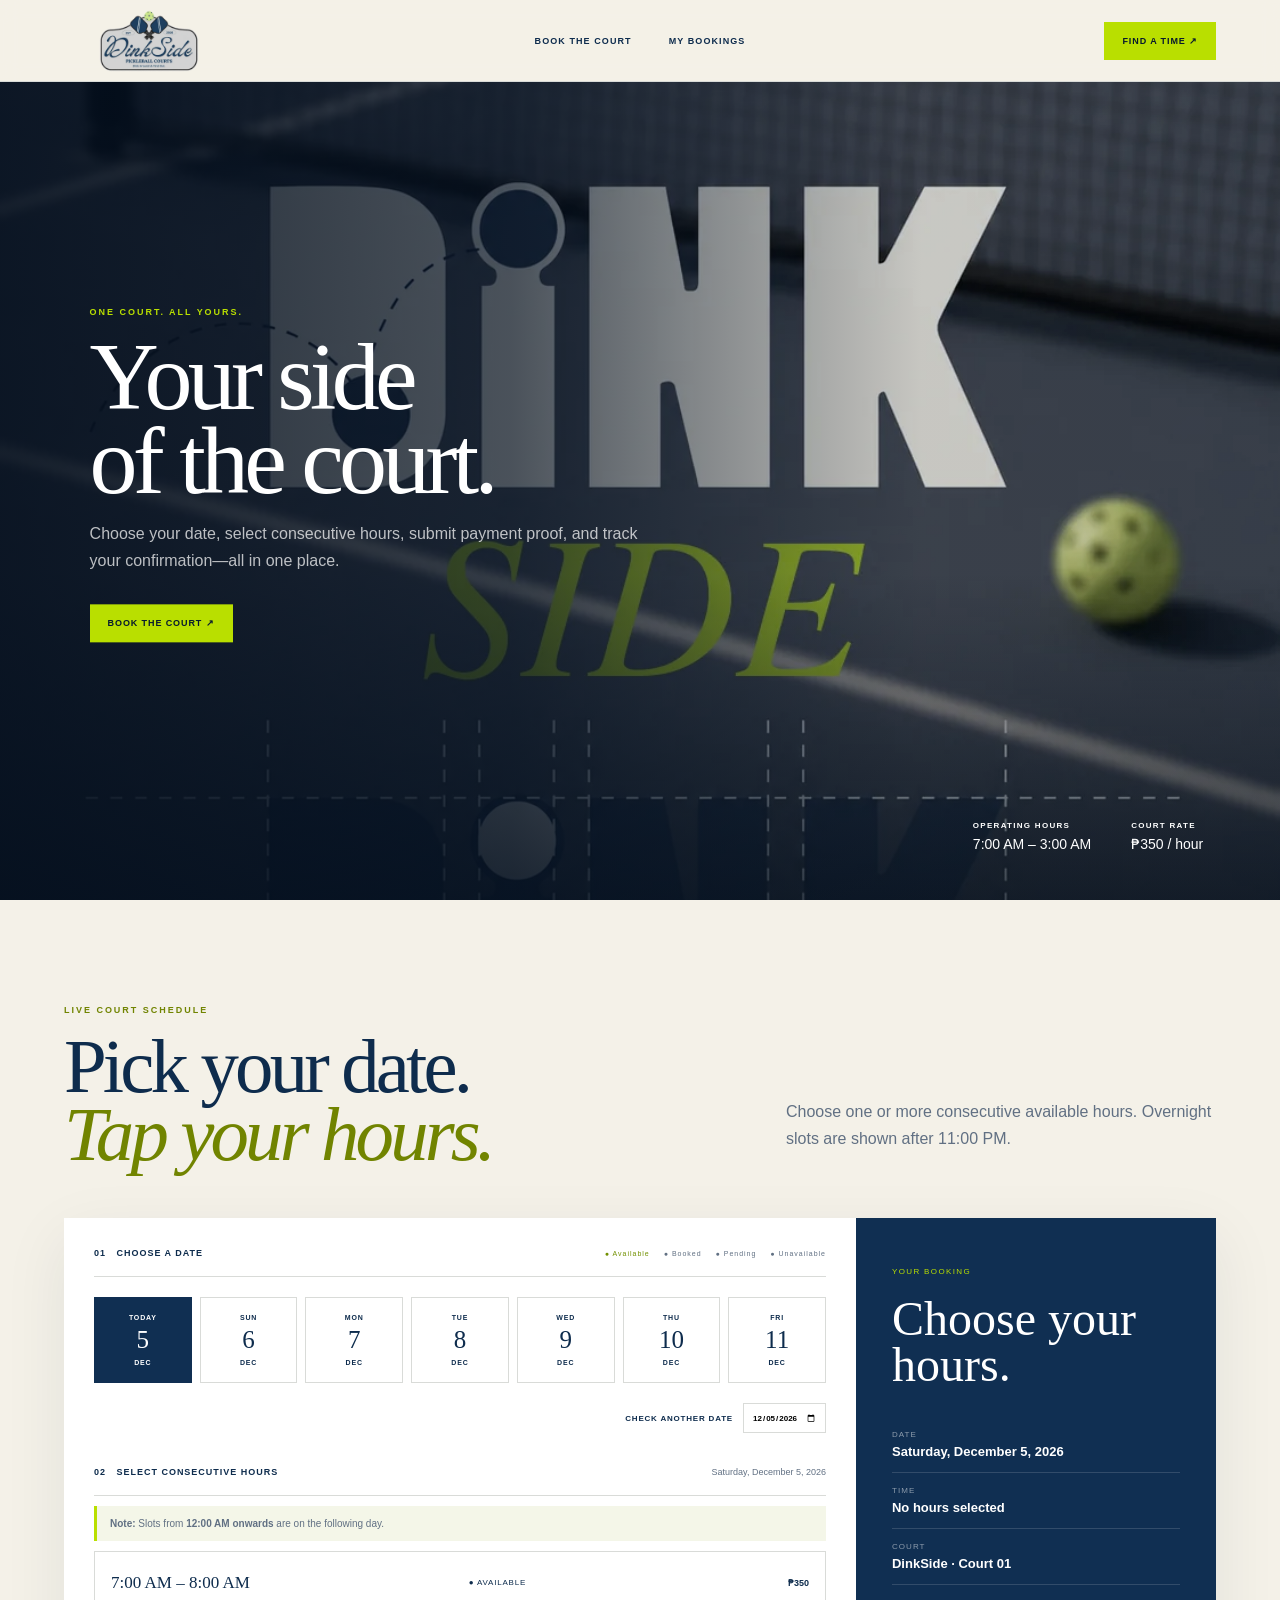
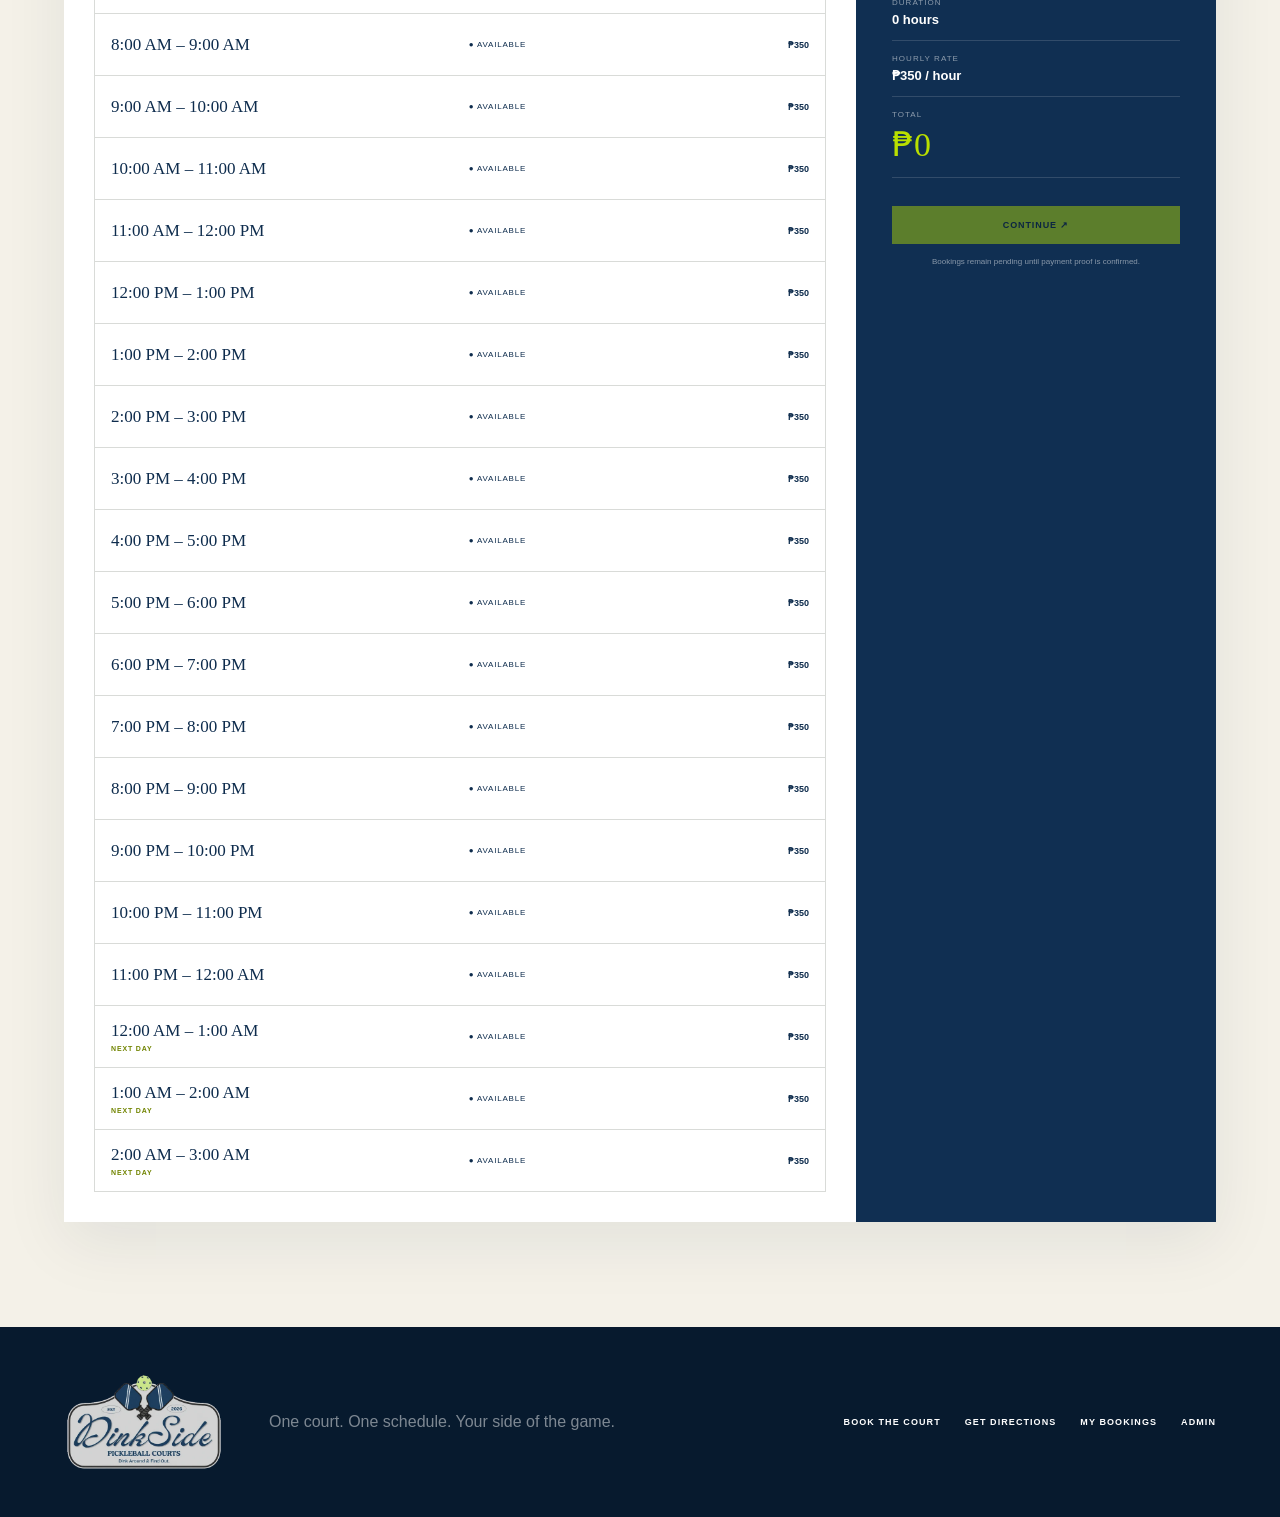
<file: DinkSide-HTML-CSS-JavaScript/index.html>
<!doctype html>
<html lang="en">
<head>
  <meta charset="UTF-8">
  <meta name="viewport" content="width=device-width, initial-scale=1">
  <meta name="description" content="DinkSide Pickleball Court booking demo">
  <title>DinkSide Pickleball Courts</title>
  <link rel="icon" href="assets/favicon.svg">
  <link rel="stylesheet" href="styles.css">
</head>
<body>
  <header class="site-header">
    <a class="brand" href="#top"><img src="assets/dinkside-logo-transparent.webp" alt="DinkSide Pickleball Courts"></a>
    <nav><button data-scroll="reserve">Book the court</button><button id="show-bookings">My bookings</button></nav>
    <button class="lime-button" data-scroll="reserve">Find a time ↗</button>
  </header>

  <main id="top">
    <section class="hero">
      <img class="hero-photo" src="assets/dinkside-court.webp" alt="DinkSide pickleball court">
      <div class="hero-overlay"></div>
      <div class="hero-copy">
        <span class="eyebrow">ONE COURT. ALL YOURS.</span>
        <h1>Your side<br>of the court.</h1>
        <p>Choose your date, select consecutive hours, submit payment proof, and track your confirmation—all in one place.</p>
        <button class="lime-button" data-scroll="reserve">Book the court ↗</button>
      </div>
      <div class="hero-facts"><span><b>OPERATING HOURS</b>7:00 AM – 3:00 AM</span><span><b>COURT RATE</b><i id="hero-rate">₱350 / hour</i></span></div>
    </section>

    <section class="booking-section" id="reserve">
      <div class="section-intro"><div><span class="eyebrow dark">LIVE COURT SCHEDULE</span><h2>Pick your date.<br><em>Tap your hours.</em></h2></div><p>Choose one or more consecutive available hours. Overnight slots are shown after 11:00 PM.</p></div>
      <div class="booking-layout">
        <section class="availability-panel">
          <div class="panel-head"><strong>01 &nbsp; CHOOSE A DATE</strong><div class="legend"><span>● Available</span><span>● Booked</span><span>● Pending</span><span>● Unavailable</span></div></div>
          <div class="date-row" id="date-row"></div>
          <div class="calendar-picker"><label>Check another date <input id="date-picker" type="date"></label></div>
          <div class="slot-heading"><strong>02 &nbsp; SELECT CONSECUTIVE HOURS</strong><span id="schedule-date"></span></div>
          <p class="next-day-note"><b>Note:</b> Slots from <b>12:00 AM onwards</b> are on the following day.</p>
          <div id="preserved-note" class="preserved-note hidden"></div>
          <div class="slot-grid" id="slot-grid"></div>
        </section>

        <aside class="summary-card">
          <span>YOUR BOOKING</span><h3 id="summary-title">Choose your hours.</h3>
          <dl>
            <div><dt>Date</dt><dd id="summary-date">—</dd></div>
            <div><dt>Time</dt><dd id="summary-time">No hours selected</dd></div>
            <div><dt>Court</dt><dd>DinkSide · Court 01</dd></div>
            <div><dt>Duration</dt><dd id="summary-duration">0 hours</dd></div>
            <div><dt>Hourly rate</dt><dd id="summary-rate">₱350 / hour</dd></div>
            <div class="total"><dt>Total</dt><dd id="summary-total">₱0</dd></div>
          </dl>
          <button id="continue-booking" class="lime-button full" disabled>Continue ↗</button>
          <small>Bookings remain pending until payment proof is confirmed.</small>
        </aside>
      </div>
    </section>

    <section class="my-bookings hidden" id="bookings">
      <span class="eyebrow dark">MANAGE MY BOOKING</span><h2>Find your reservation.</h2><p>Enter the 11-digit mobile number used when the booking was submitted.</p>
      <form id="lookup-form" class="lookup-card"><label>Mobile number<input id="lookup-mobile" type="tel" inputmode="numeric" maxlength="11" pattern="[0-9]{11}" placeholder="09171234567" required></label><button class="lime-button">Look up ↗</button></form>
      <p id="lookup-message"></p><div id="lookup-results" class="booking-results"></div>
    </section>
  </main>

  <footer><img src="assets/dinkside-logo-transparent.webp" alt="DinkSide"><p>One court. One schedule. Your side of the game.</p><nav><button data-scroll="reserve">Book the court</button><a href="#top">Get directions</a><button id="footer-bookings">My bookings</button><a href="admin.html">Admin</a></nav></footer>

  <div class="modal-backdrop hidden" id="booking-modal">
    <section class="modal" role="dialog" aria-modal="true" aria-labelledby="modal-title">
      <button class="modal-close" id="close-modal" aria-label="Close">×</button>
      <div class="steps"><span id="step-1-label">1 Details</span><span id="step-2-label">2 Payment</span><span id="step-3-label">3 Received</span></div>
      <div id="checkout-content"></div>
    </section>
  </div>
  <script src="script.js"></script>
</body>
</html>
</file>
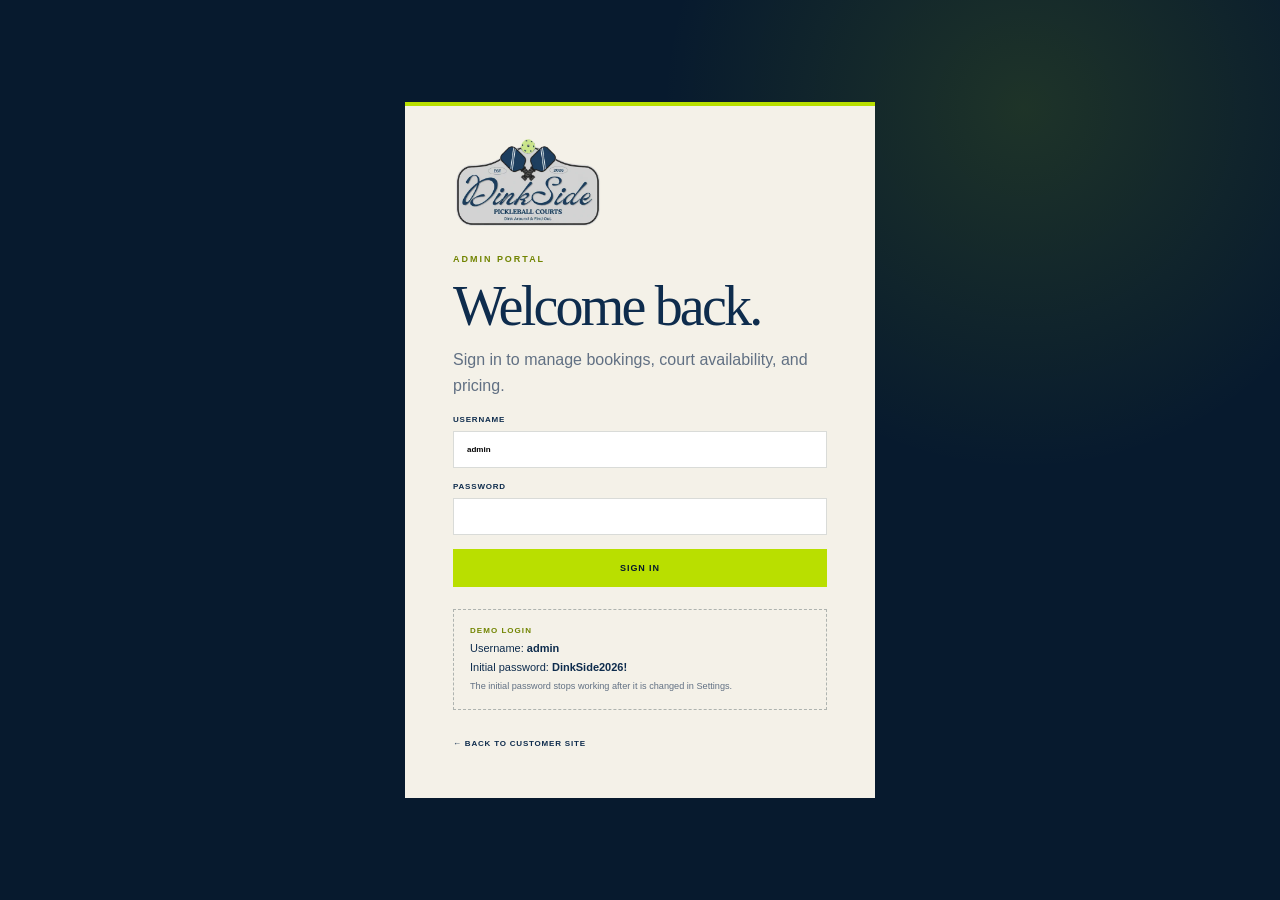
<file: DinkSide-HTML-CSS-JavaScript/admin.html>
<!doctype html>
<html lang="en">
<head>
  <meta charset="UTF-8"><meta name="viewport" content="width=device-width, initial-scale=1">
  <title>DinkSide Admin</title><link rel="icon" href="assets/favicon.svg"><link rel="stylesheet" href="styles.css">
</head>
<body class="admin-body">
  <main id="admin-login" class="admin-login-shell">
    <section class="admin-login-card">
      <a href="index.html"><img src="assets/dinkside-logo-transparent.webp" alt="DinkSide"></a><span class="eyebrow dark">ADMIN PORTAL</span><h1>Welcome back.</h1><p>Sign in to manage bookings, court availability, and pricing.</p>
      <form id="login-form"><label>Username<input id="admin-username" value="admin" autocomplete="username" required></label><label>Password<input id="admin-password" type="password" autocomplete="current-password" required></label><p id="login-error" class="form-error hidden"></p><button class="lime-button full">Sign in</button></form>
      <aside class="demo-box"><b>DEMO LOGIN</b><span>Username: <strong>admin</strong></span><span>Initial password: <strong>DinkSide2026!</strong></span><small>The initial password stops working after it is changed in Settings.</small></aside>
      <a class="back-link" href="index.html">← Back to customer site</a>
    </section>
  </main>

  <main id="admin-app" class="admin-shell hidden">
    <aside class="admin-sidebar"><a href="index.html"><img src="assets/dinkside-logo-transparent.webp" alt="DinkSide"><b>ADMIN</b></a><nav id="admin-nav"></nav><div class="admin-user"><span>DS</span><div><b>DinkSide Admin</b><small>@admin</small></div></div></aside>
    <section class="admin-main"><header class="admin-topbar"><a href="index.html">← Customer site</a><button id="logout">Sign out</button></header><div id="admin-message" class="admin-message hidden"></div><div id="admin-content"></div></section>
  </main>
  <div class="modal-backdrop hidden" id="detail-modal"><section class="modal wide"><button class="modal-close" id="close-detail">×</button><div id="detail-content"></div></section></div>
  <script src="admin.js"></script>
</body>
</html>
</file>
<file: DinkSide-HTML-CSS-JavaScript/styles.css>
:root{--navy:#102f52;--deep:#071a2e;--lime:#b9df00;--cream:#f4f1e8;--ink:#0e2c4d;--muted:#617083;--line:#d9dbd8;--white:#fff;--danger:#a33c3c}*{box-sizing:border-box}html{scroll-behavior:smooth}body{margin:0;background:var(--cream);color:var(--ink);font-family:Arial,sans-serif}button,input,select{font:inherit}button,a{cursor:pointer}.hidden{display:none!important}.site-header{position:sticky;top:0;z-index:30;height:82px;display:grid;grid-template-columns:1fr auto 1fr;align-items:center;padding:0 5vw;background:rgba(244,241,232,.96);border-bottom:1px solid var(--line);backdrop-filter:blur(10px)}.brand{width:145px}.brand img,.admin-login-card img{width:100%;height:auto;display:block}.site-header nav{display:flex;gap:25px}.site-header nav button,.site-header .brand{border:0;background:none}.site-header nav button,footer nav>*{color:var(--ink);font-size:9px;text-transform:uppercase;letter-spacing:.12em;font-weight:900}.site-header>.lime-button{justify-self:end}.lime-button{border:0;background:var(--lime);color:var(--deep);padding:14px 18px;text-transform:uppercase;letter-spacing:.1em;font-size:9px;font-weight:900}.lime-button.full{width:100%}.lime-button:disabled{opacity:.45;cursor:not-allowed}.hero{position:relative;min-height:calc(100vh - 82px);overflow:hidden;background:var(--deep);color:#fff}.hero-photo{position:absolute;inset:0;width:100%;height:100%;object-fit:cover;object-position:center}.hero-overlay{position:absolute;inset:0;background:linear-gradient(90deg,rgba(4,17,31,.92),rgba(4,17,31,.42)),linear-gradient(0deg,rgba(4,17,31,.68),transparent 60%)}.hero-copy{position:absolute;left:7vw;top:48%;transform:translateY(-50%);max-width:630px}.eyebrow{display:block;margin-bottom:18px;color:var(--lime);font-size:9px;letter-spacing:.22em;font-weight:900}.eyebrow.dark{color:#718400}.hero h1,.section-intro h2,.my-bookings h2,.admin-login-card h1,.admin-title h1{margin:0;font:500 clamp(56px,7.5vw,112px)/.88 Georgia,serif;letter-spacing:-.05em}.hero-copy p{max-width:550px;font-size:16px;line-height:1.7;color:rgba(255,255,255,.72)}.hero-copy .lime-button{margin-top:14px}.hero-facts{position:absolute;right:6vw;bottom:48px;display:flex;gap:40px}.hero-facts span{display:grid;gap:6px;font-size:14px}.hero-facts b{font-size:8px;letter-spacing:.16em}.hero-facts i{font-style:normal}.booking-section{padding:105px 5vw}.section-intro{display:flex;justify-content:space-between;align-items:end;gap:50px;margin-bottom:50px}.section-intro h2,.my-bookings h2{font-size:clamp(46px,6vw,78px)}.section-intro h2 em{color:#718400}.section-intro>p{max-width:430px;color:var(--muted);line-height:1.7}.booking-layout{display:grid;grid-template-columns:minmax(0,1.65fr) minmax(320px,.75fr);box-shadow:0 20px 60px rgba(15,38,61,.08)}.availability-panel{background:#fff;padding:30px}.panel-head,.slot-heading{display:flex;align-items:center;justify-content:space-between;gap:25px;padding-bottom:18px;border-bottom:1px solid var(--line);font-size:9px;letter-spacing:.11em}.legend{display:flex;gap:14px;color:var(--muted);font-size:7px}.legend span:first-child{color:#729000}.date-row{display:grid;grid-template-columns:repeat(7,1fr);gap:8px;margin:20px 0}.date-card{min-height:86px;border:1px solid var(--line);background:#fff;color:var(--ink);display:grid;place-content:center;text-align:center}.date-card span,.date-card small{font-size:7px;letter-spacing:.12em;font-weight:900}.date-card strong{font:500 25px Georgia,serif;margin:5px 0}.date-card.selected{background:var(--navy);color:#fff;border-color:var(--navy)}.calendar-picker{display:flex;justify-content:flex-end;margin-bottom:22px}.calendar-picker label{display:flex;align-items:center;gap:10px;text-transform:uppercase;font-size:8px;letter-spacing:.1em;font-weight:900}.calendar-picker input{border:1px solid var(--line);padding:8px}.slot-heading{padding-top:12px}.slot-heading span{color:var(--muted);letter-spacing:0}.next-day-note,.preserved-note{padding:10px 13px;border-left:3px solid var(--lime);background:#f4f6e8;color:var(--muted);font-size:10px;line-height:1.5}.slot-grid{border:1px solid var(--line);border-bottom:0}.slot-row{width:100%;min-height:62px;display:grid;grid-template-columns:1.1fr .8fr 80px;align-items:center;border:0;border-bottom:1px solid var(--line);padding:8px 16px;background:#fff;color:var(--ink);text-align:left}.slot-row.available:hover,.slot-row.selected{background:#f1f6d9;box-shadow:inset 4px 0 var(--lime)}.slot-row.unavailable,.slot-row.booked,.slot-row.pending{background:#f4f4f1}.slot-time{font:500 17px Georgia,serif}.slot-time small{display:block;margin-top:4px;color:#718400;font:900 7px Arial,sans-serif;letter-spacing:.12em;text-transform:uppercase}.slot-status{font-size:8px;text-transform:uppercase;letter-spacing:.1em}.slot-action{text-align:right;font-size:9px;font-weight:900}.summary-card{background:var(--navy);color:#fff;padding:42px 36px}.summary-card>span{color:var(--lime);font-size:8px;letter-spacing:.17em}.summary-card h3{font:500 48px/.95 Georgia,serif;margin:18px 0 30px}.summary-card dl{margin:0 0 28px}.summary-card dl div{padding:13px 0;border-bottom:1px solid rgba(255,255,255,.14)}.summary-card dt{color:rgba(255,255,255,.52);font-size:8px;letter-spacing:.13em;text-transform:uppercase;margin-bottom:5px}.summary-card dd{margin:0;font-weight:700;font-size:13px}.summary-card .total dd{font:500 34px Georgia,serif;color:var(--lime)}.summary-card>small{display:block;margin-top:13px;text-align:center;color:rgba(255,255,255,.5);font-size:8px}.my-bookings{padding:105px 5vw;background:#eeece4;min-height:70vh}.my-bookings>p{color:var(--muted)}.lookup-card{display:flex;gap:14px;max-width:860px;margin:40px 0 22px;padding:28px;background:var(--navy)}.lookup-card label{flex:1;display:grid;gap:8px;color:#fff;font-size:8px;letter-spacing:.12em;text-transform:uppercase;font-weight:900}.lookup-card input{width:100%;border:1px solid rgba(255,255,255,.25);background:#fff;padding:14px;color:var(--ink);font-size:16px}.booking-results{display:grid;gap:12px;max-width:980px}.booking-ticket{display:grid;grid-template-columns:150px 1fr 230px;background:#fff;border:1px solid var(--line)}.ticket-date{display:grid;place-content:center;text-align:center;background:var(--navy);color:#fff;padding:20px}.ticket-date strong{font:500 40px Georgia,serif}.ticket-main,.ticket-ref{padding:24px}.ticket-main h3{font:500 27px Georgia,serif;margin:10px 0}.ticket-main p,.ticket-ref{color:var(--muted);font-size:11px}.ticket-ref{border-left:1px dashed var(--line);display:grid;align-content:center;gap:8px}.ticket-ref strong{color:var(--ink)}.status-pill{display:inline-block;width:max-content;padding:5px 8px;background:#f7e9c9;color:#90620c;font-size:7px;text-transform:uppercase;letter-spacing:.12em;font-weight:900}.status-pill.confirmed{background:#edf3cc;color:#536a00}.status-pill.completed{background:#dfe9f3;color:#295273}footer{min-height:190px;display:grid;grid-template-columns:170px 1fr auto;align-items:center;gap:35px;padding:35px 5vw;background:var(--deep);color:#fff}footer img{width:160px}footer p{color:rgba(255,255,255,.48)}footer nav{display:flex;gap:18px;align-items:center}footer nav>*{border:0;background:none;color:#fff;text-decoration:none}.modal-backdrop{position:fixed;inset:0;z-index:80;display:grid;place-items:center;padding:20px;background:rgba(2,12,23,.84);backdrop-filter:blur(7px)}.modal{position:relative;width:min(560px,100%);max-height:92vh;overflow:auto;background:var(--cream);padding:36px}.modal.wide{width:min(1050px,100%)}.modal-close{position:absolute;right:18px;top:15px;border:0;background:none;color:var(--ink);font-size:28px}.steps{display:flex;gap:20px;padding-bottom:18px;border-bottom:1px solid var(--line);font-size:8px;text-transform:uppercase;letter-spacing:.1em}.steps .active{color:#718400;font-weight:900}.modal h2{font:500 38px Georgia,serif;margin:20px 0 8px}.modal p{color:var(--muted);line-height:1.6}.field{display:grid;gap:7px;margin:14px 0;color:var(--ink);font-size:8px;text-transform:uppercase;letter-spacing:.1em;font-weight:900}.field input,.field select{width:100%;border:1px solid var(--line);background:#fff;padding:13px;color:var(--ink);text-transform:none;letter-spacing:0}.check{display:flex;align-items:flex-start;gap:10px;margin:18px 0;color:var(--muted);font-size:11px}.form-error{padding:10px 12px;border-left:3px solid var(--danger);background:#f7dfdf;color:#8b2c2c!important;font-size:11px}.payment-box,.reference-box{display:grid;gap:6px;padding:18px;background:var(--navy);color:#fff;margin:18px 0}.payment-box strong,.reference-box strong{font:500 32px Georgia,serif;color:var(--lime)}.received-list{display:grid;gap:10px;margin:20px 0}.received-list div{display:grid;grid-template-columns:30px 1fr;gap:10px;padding:12px;background:#fff}.received-list b{color:#718400}.received-list span{display:grid;gap:3px;font-size:11px;color:var(--muted)}.received-list strong{color:var(--ink)}

.admin-body{background:#f2f1ec}.admin-login-shell{min-height:100vh;display:grid;place-items:center;padding:25px;background:radial-gradient(circle at 80% 12%,rgba(185,223,0,.13),transparent 28%),var(--deep)}.admin-login-card{width:min(470px,100%);padding:48px;background:var(--cream);border-top:4px solid var(--lime)}.admin-login-card>a:first-child{display:block;width:150px;margin:-18px 0 25px}.admin-login-card h1{font-size:56px;margin:12px 0}.admin-login-card>p{color:var(--muted);line-height:1.6}.admin-login-card form,.password-form{display:grid;gap:14px}.admin-login-card form label,.password-form label{display:grid;gap:7px;font-size:8px;text-transform:uppercase;letter-spacing:.1em;font-weight:900}.admin-login-card input,.password-form input,.admin-control input{border:1px solid var(--line);background:#fff;padding:13px}.demo-box{display:grid;gap:7px;margin:22px 0;padding:16px;border:1px dashed #aeb3af;font-size:11px}.demo-box>b{color:#718400;font-size:8px;letter-spacing:.13em}.demo-box small{color:var(--muted);line-height:1.5}.back-link{color:var(--ink);font-size:8px;text-transform:uppercase;letter-spacing:.1em;font-weight:900;text-decoration:none}.admin-shell{min-height:100vh;display:grid;grid-template-columns:245px 1fr}.admin-sidebar{position:sticky;top:0;height:100vh;display:flex;flex-direction:column;padding:25px 18px;background:var(--deep);color:#fff}.admin-sidebar>a{display:grid;justify-items:center;color:#fff;text-decoration:none;font-size:9px;letter-spacing:.15em}.admin-sidebar img{width:135px}.admin-sidebar nav{display:grid;gap:4px;margin-top:30px}.admin-sidebar nav button{border:0;background:none;color:rgba(255,255,255,.58);padding:12px 14px;text-align:left;font-size:9px;text-transform:uppercase;letter-spacing:.09em;font-weight:900}.admin-sidebar nav button.active{background:rgba(185,223,0,.13);color:var(--lime);box-shadow:inset 3px 0 var(--lime)}.admin-user{margin-top:auto;display:flex;align-items:center;gap:10px}.admin-user>span{width:36px;height:36px;display:grid;place-items:center;border-radius:50%;background:var(--lime);color:var(--deep);font-size:9px;font-weight:900}.admin-user div{display:grid}.admin-user small{color:rgba(255,255,255,.45)}.admin-main{padding:0 4vw 70px}.admin-topbar{height:72px;display:flex;justify-content:space-between;align-items:center;border-bottom:1px solid var(--line)}.admin-topbar a,.admin-topbar button{border:0;background:none;color:var(--ink);text-decoration:none;font-size:8px;text-transform:uppercase;letter-spacing:.1em;font-weight:900}.admin-title{padding:50px 0 28px}.admin-title span{color:#718400;font-size:8px;letter-spacing:.16em;font-weight:900}.admin-title h1{font-size:56px;margin:10px 0}.admin-title p{color:var(--muted)}.admin-message{margin-top:16px;padding:12px 14px;background:var(--navy);color:#fff;font-size:11px}.admin-stats{display:grid;grid-template-columns:repeat(4,1fr);gap:12px}.stat,.admin-panel{background:#fff;border:1px solid var(--line);padding:22px}.stat{display:grid;min-height:135px}.stat span{color:var(--muted);font-size:8px;text-transform:uppercase}.stat strong{font:500 36px Georgia,serif}.stat small{color:var(--muted)}.admin-panel{margin-top:14px}.admin-panel-head,.admin-control{display:flex;align-items:center;justify-content:space-between;gap:18px;padding-bottom:16px;border-bottom:1px solid var(--line)}.admin-panel-head h2{font:500 25px Georgia,serif;margin:0}.admin-control{border:1px solid var(--line);padding:13px 18px;background:#fff}.admin-booking{display:grid;grid-template-columns:1.2fr 1fr .8fr auto;align-items:center;gap:15px;padding:16px 0;border-bottom:1px solid var(--line);font-size:11px}.admin-booking>div{display:grid;gap:5px}.admin-booking small{color:var(--muted)}.admin-actions{display:flex!important;grid-auto-flow:column;gap:6px!important}.admin-actions button{border:1px solid var(--navy);background:var(--navy);color:#fff;padding:8px;font-size:7px;text-transform:uppercase;font-weight:900}.admin-actions .danger{background:#fff;color:var(--danger);border-color:var(--danger)}.admin-slots{border:1px solid var(--line);border-bottom:0;margin-top:15px}.admin-slot{min-height:60px;display:grid;grid-template-columns:1fr 110px 240px;align-items:center;gap:12px;padding:9px 14px;border-bottom:1px solid var(--line)}.admin-slot>span{display:grid}.admin-slot>span small{color:#718400;font-size:7px;text-transform:uppercase;letter-spacing:.1em}.admin-slot>b{font-size:8px;text-transform:uppercase}.admin-actions-slot{display:flex;justify-content:flex-end;gap:6px}.admin-actions-slot button{border:1px solid var(--navy);background:var(--navy);color:#fff;padding:8px 10px;font-size:7px;text-transform:uppercase;font-weight:900}.admin-actions-slot .secondary{background:#fff;color:var(--navy)}.admin-actions-slot .danger{background:#fff;color:var(--danger);border-color:var(--danger)}.settings-panel{max-width:650px}.settings-panel dl div{display:grid;grid-template-columns:100px 1fr;padding:10px 0;border-top:1px solid var(--line)}.settings-panel dt{color:var(--muted);font-size:9px}.settings-panel dd{margin:0;font-weight:700}.password-form{margin-top:20px;padding-top:20px;border-top:1px solid var(--line)}.proof-preview{max-width:100%;max-height:420px;object-fit:contain;border:1px solid var(--line)}

@media(max-width:900px){.site-header{grid-template-columns:1fr auto}.site-header nav{display:none}.hero-copy{left:6vw;right:6vw}.hero-facts{left:6vw;right:auto}.section-intro{align-items:start;flex-direction:column}.booking-layout{grid-template-columns:1fr}.date-row{display:flex;overflow:auto}.date-card{min-width:78px}.booking-ticket{grid-template-columns:110px 1fr}.ticket-ref{grid-column:1/-1;border-left:0;border-top:1px dashed var(--line)}footer{grid-template-columns:1fr auto}footer p{display:none}.admin-shell{grid-template-columns:82px 1fr}.admin-sidebar{padding:18px 8px}.admin-sidebar img{width:65px}.admin-sidebar>a b,.admin-user div{display:none}.admin-sidebar nav button{padding:12px 6px;font-size:7px}.admin-stats{grid-template-columns:repeat(2,1fr)}.admin-booking{grid-template-columns:1fr 1fr}.admin-actions{grid-column:1/-1}.admin-slot{grid-template-columns:1fr 90px 190px}}
@media(max-width:600px){.site-header{height:72px;padding:0 18px}.brand{width:120px}.hero{min-height:700px}.hero h1{font-size:62px}.hero-facts{bottom:25px;gap:20px}.booking-section,.my-bookings{padding:75px 16px}.availability-panel{padding:22px 14px}.legend,.slot-heading span{display:none}.slot-row{grid-template-columns:1fr 115px;padding:8px 12px}.slot-action{display:none}.lookup-card{flex-direction:column;padding:20px}.booking-ticket{grid-template-columns:92px 1fr}footer{display:flex;flex-direction:column;align-items:flex-start}footer nav{flex-wrap:wrap}.modal{padding:32px 22px}.admin-login-card{padding:35px 28px}.admin-main{padding:0 16px 50px}.admin-stats{grid-template-columns:1fr}.admin-title h1{font-size:42px}.admin-booking{grid-template-columns:1fr}.admin-slot{grid-template-columns:1fr 70px}.admin-actions-slot{grid-column:1/-1;justify-content:flex-start}}

/* Match the hosted landing-page image treatment. */
.hero-photo{object-position:center 32%;filter:saturate(.8) contrast(1.05)}
.hero-overlay{background:linear-gradient(90deg,rgba(4,15,30,.9) 0%,rgba(5,17,33,.72) 40%,rgba(5,15,28,.22) 72%),linear-gradient(0deg,rgba(3,13,25,.7),transparent 40%)}
@media(max-width:600px){.hero-photo{object-position:53% center}.hero-overlay{background:linear-gradient(90deg,rgba(4,15,30,.9),rgba(4,15,30,.55)),linear-gradient(0deg,rgba(3,13,25,.75),transparent 60%)}}

/* Keep the transparent logo fully contained inside the navigation bar. */
.site-header .brand{width:170px;height:68px;display:flex;align-items:center;overflow:hidden}
.site-header .brand img{width:100%;height:100%;max-height:64px;object-fit:contain;object-position:center;display:block}
@media(max-width:600px){.site-header .brand{width:132px;height:58px}.site-header .brand img{max-height:54px}}
</file>
